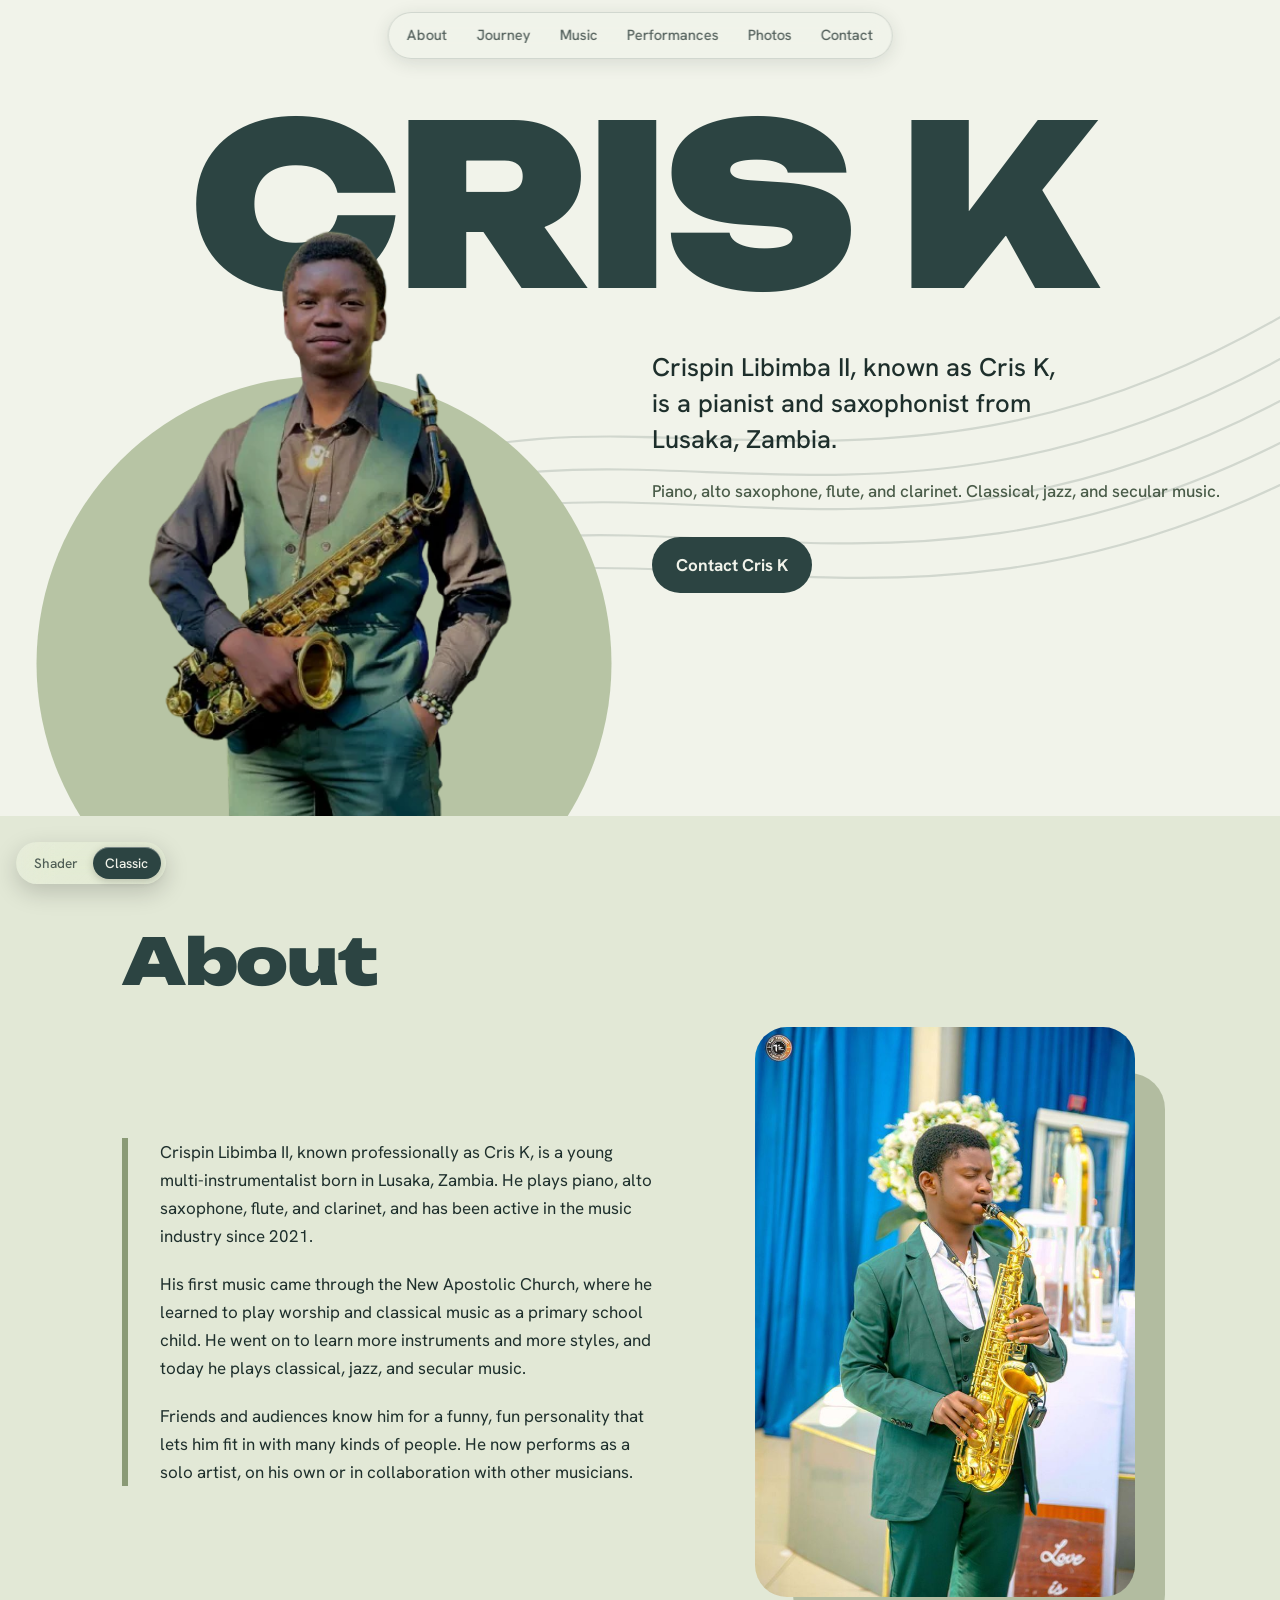
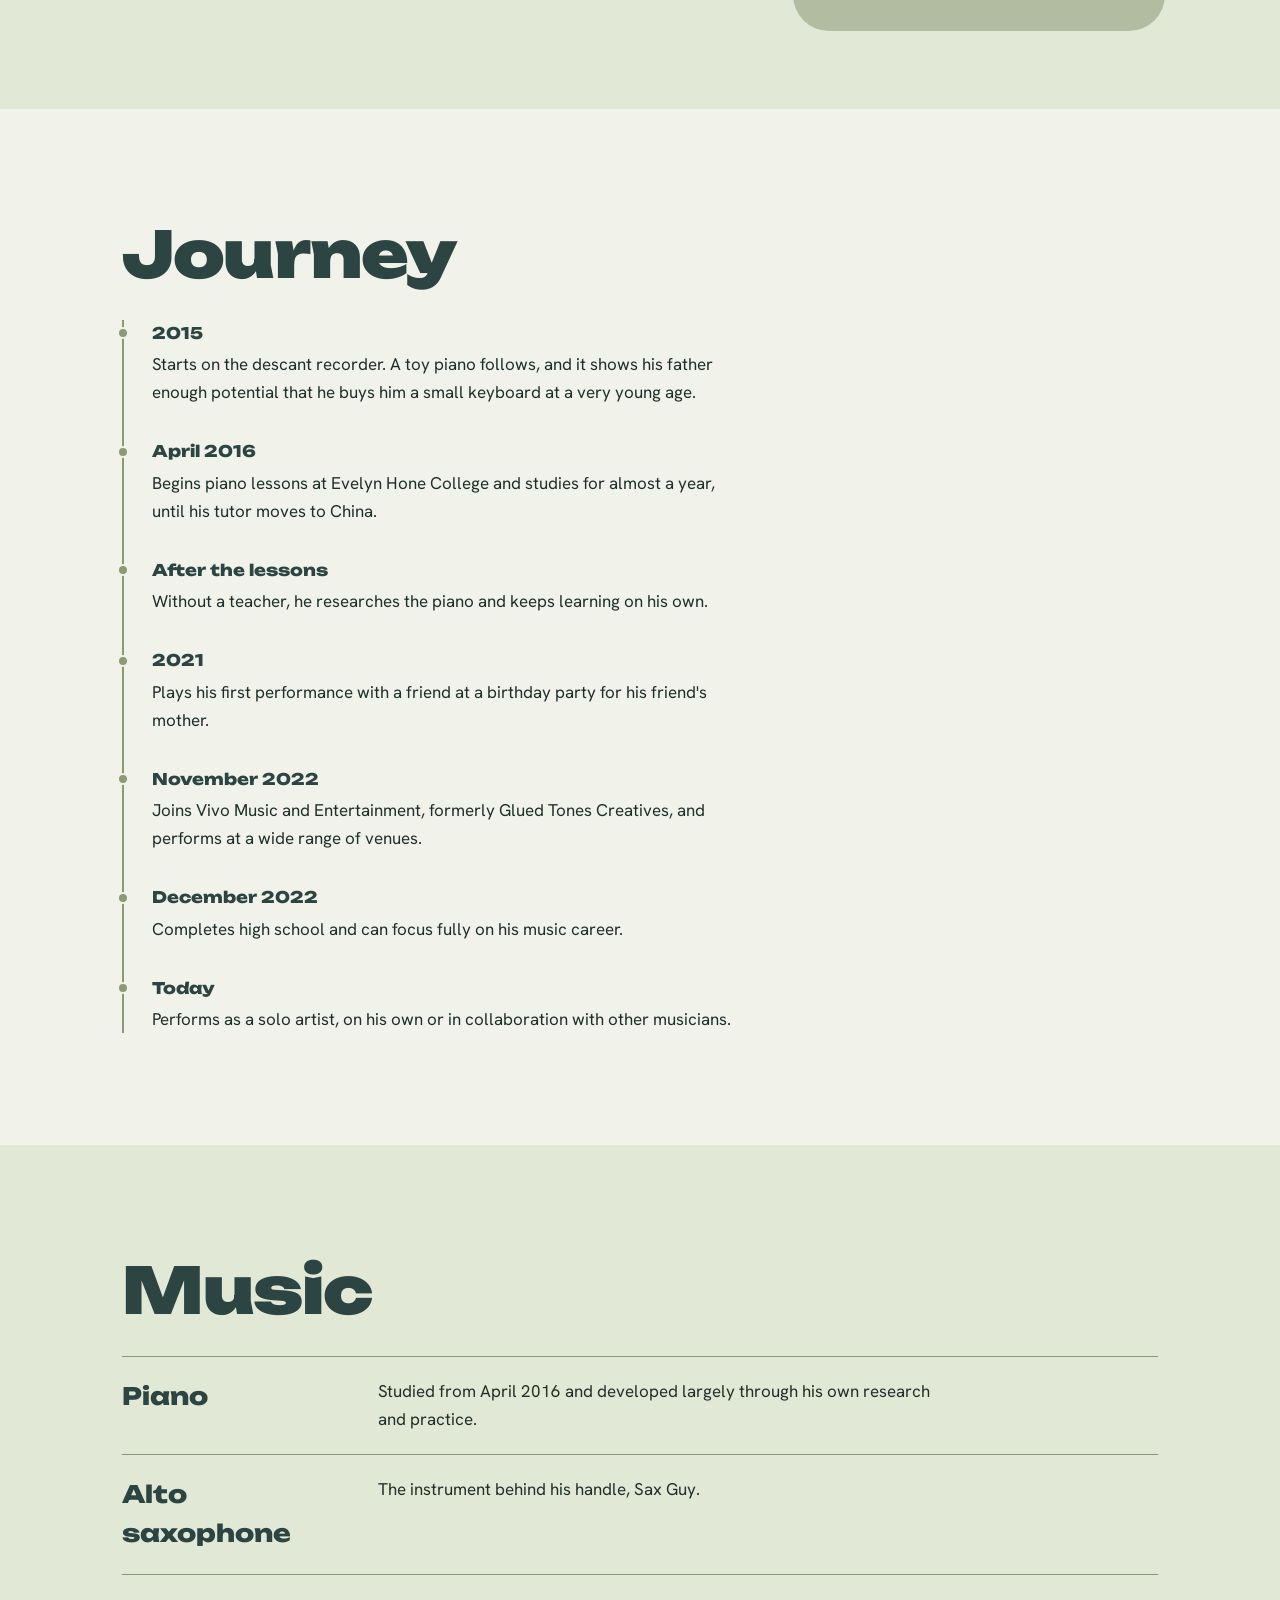
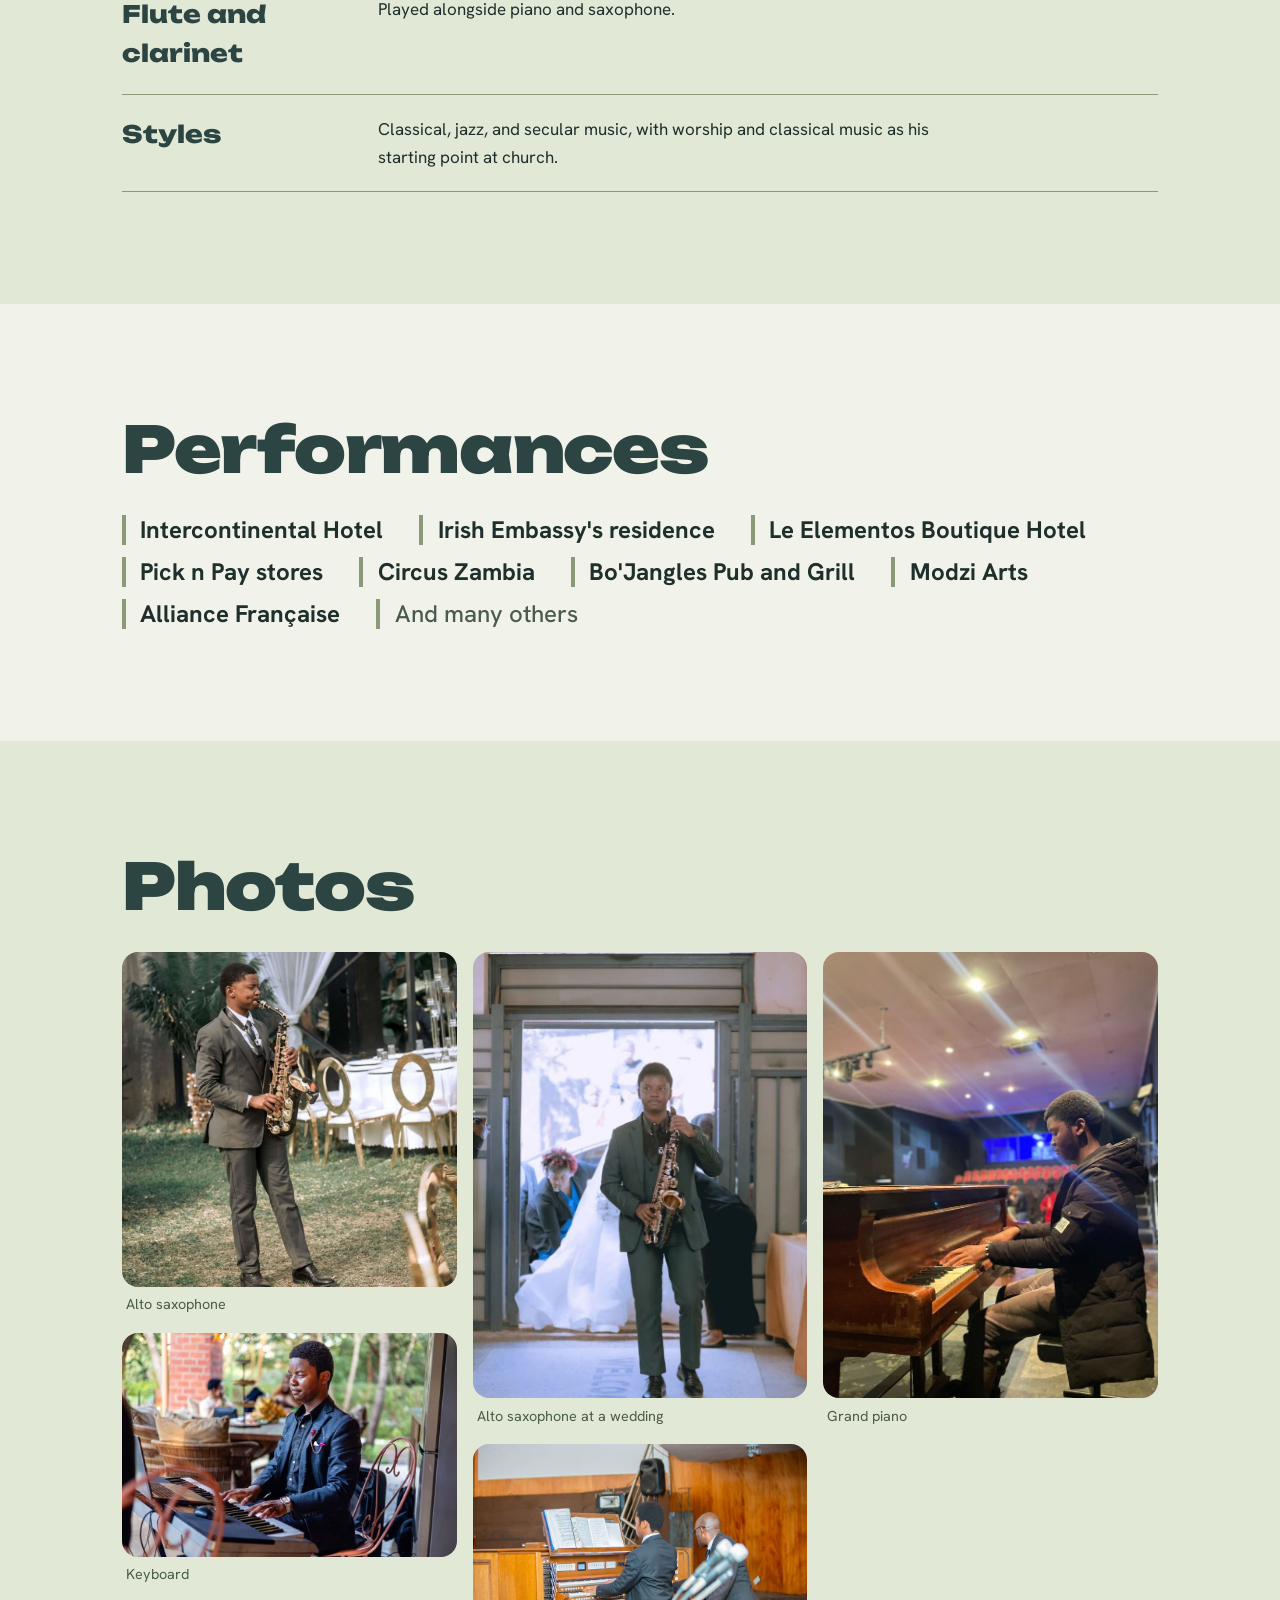
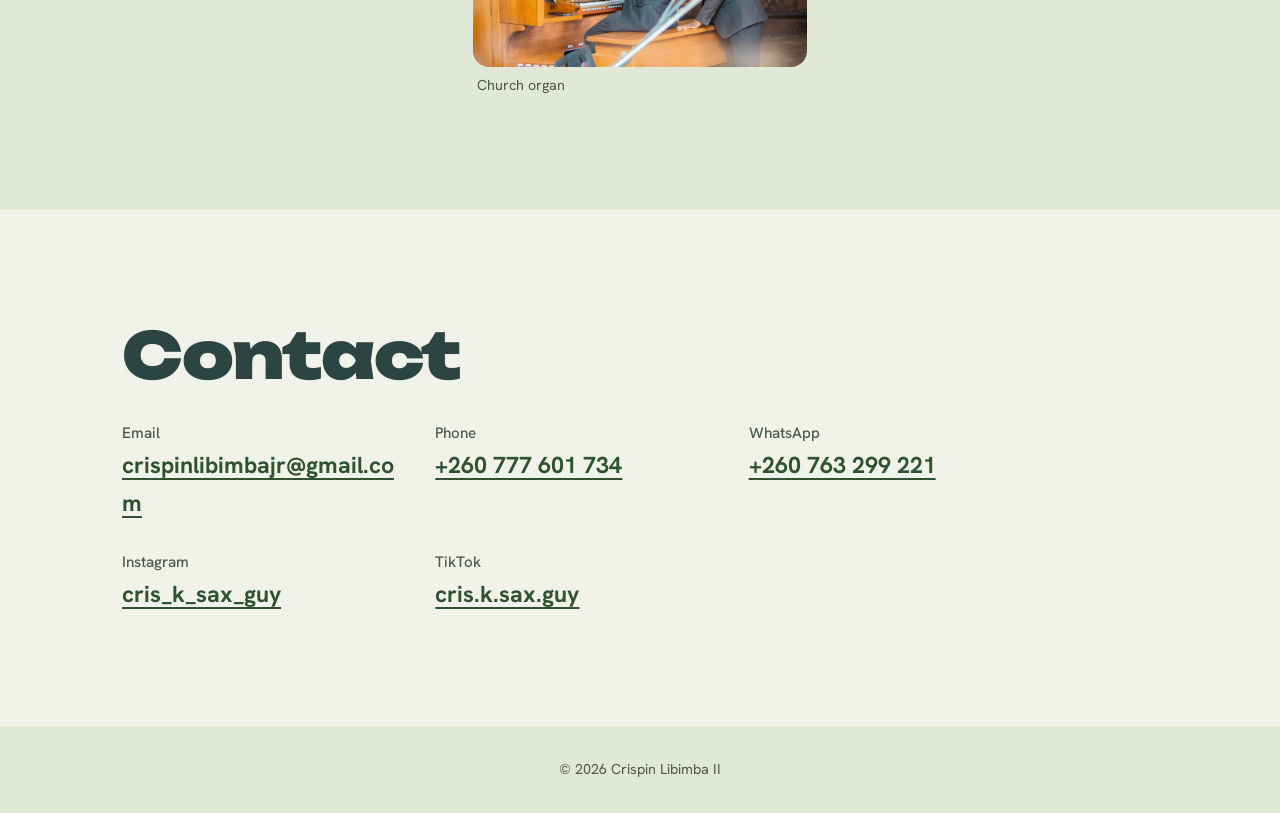
<file: index.html>
<!DOCTYPE html>
<html lang="en" data-bg="shader">
<head>
<meta charset="utf-8">
<meta name="viewport" content="width=device-width, initial-scale=1, viewport-fit=cover">
<title>Saxophonist in Lusaka, Zambia | Cris K Sax Guy, Pianist &amp; Alto Sax</title>
<meta name="description" content="Cris K (Crispin Libimba II) is a saxophonist and pianist in Lusaka, Zambia. Book the Sax Guy for weddings, hotels, embassies and events: alto sax, piano, flute and clarinet.">
<meta name="keywords" content="Crispin Libimba, Crispin Libimba II, saxophonist in Lusaka,Lusaka saxophonist, Zambia saxophonist, Cris K Sax Guy, alto saxophone, wedding saxophonist Zambia, pianist Lusaka">
<meta name="robots" content="index, follow, max-image-preview:large">
<link rel="canonical" href="https://www.crismusic.qd.je/">
<meta property="og:type" content="website">
<meta property="og:site_name" content="Cris K Sax Guy">
<meta property="og:title" content="Saxophonist in Lusaka, Zambia | Cris K Sax Guy">
<meta property="og:description" content="Saxophonist and pianist Cris K plays alto sax, piano, flute and clarinet at weddings, hotels and events in Lusaka, Zambia.">
<meta property="og:url" content="https://www.crismusic.qd.je/">
<meta property="og:image" content="https://www.crismusic.qd.je/images/sax-epk.jpg">
<meta name="twitter:card" content="summary_large_image">
<script type="application/ld+json">
{
  "@context": "https://schema.org",
  "@type": "Person",
  "name": "Crispin Libimba II",
  "alternateName": ["Cris K", "Cris K Sax Guy"],
  "jobTitle": "Saxophonist and pianist",
  "description": "Saxophonist and pianist in Lusaka, Zambia, playing alto saxophone, piano, flute and clarinet.",
  "url": "https://www.crismusic.qd.je/",
  "image": "https://www.crismusic.qd.je/images/sax-epk.jpg",
  "email": "mailto:crispinlibimbajr@gmail.com",
  "telephone": "+260777601734",
  "address": { "@type": "PostalAddress", "addressLocality": "Lusaka", "addressCountry": "ZM" },
  "sameAs": ["https://www.instagram.com/cris_k_sax_guy", "https://www.tiktok.com/@cris.k.sax.guy"]
}
</script>
<link rel="preconnect" href="https://fonts.googleapis.com">
<link rel="preconnect" href="https://fonts.gstatic.com" crossorigin>
<link rel="stylesheet" href="https://fonts.googleapis.com/css2?family=Unbounded:wght@800;900&family=Hanken+Grotesk:wght@400;500;700&display=swap">
<link rel="stylesheet" href="css/styles.css">
</head>
<body id="top">

<div id="shader-bg" aria-hidden="true"></div>

<div class="theme-tab" role="group" aria-label="Background theme">
  <button type="button" data-bg="shader" class="on" aria-pressed="true">Shader</button>
  <button type="button" data-bg="classic" aria-pressed="false">Classic</button>
</div>

<nav class="nav" aria-label="Sections">
  <span class="nav-pill" aria-hidden="true"></span>
  <a href="#about">About</a>
  <a href="#journey">Journey</a>
  <a href="#music">Music</a>
  <a href="#performances">Performances</a>
  <a href="#photos">Photos</a>
  <a href="#contact">Contact</a>
</nav>

<header class="hero">
  <svg class="staff" viewBox="0 0 900 600" preserveAspectRatio="none" aria-hidden="true">
    <path d="M0 300 C 250 200, 500 380, 900 120"/>
    <path d="M0 330 C 250 230, 500 410, 900 160"/>
    <path d="M0 360 C 250 260, 500 440, 900 200"/>
    <path d="M0 390 C 250 290, 500 470, 900 240"/>
    <path d="M0 420 C 250 320, 500 500, 900 280"/>
  </svg>

  <h1>CRIS K</h1>

  <div class="hero-grid">
    <div class="portrait">
      <img src="images/portrait.webp" width="433" height="577" alt="Cris K standing in a green vest and holding his alto saxophone">
    </div>
    <div class="hero-text">
      <p class="lede">Crispin Libimba II, known as Cris K, is a pianist and saxophonist from Lusaka, Zambia.</p>
      <p class="instruments">Piano, alto saxophone, flute, and clarinet. Classical, jazz, and secular music.</p>
      <a class="btn" href="#contact">Contact Cris K</a>
    </div>
  </div>
</header>

<main>
  <section id="about" class="alt">
    <div class="wrap">
      <h2>About</h2>
      <div class="about">
        <div class="about-text">
          <p>Crispin Libimba II, known professionally as Cris K, is a young multi-instrumentalist born in Lusaka, Zambia. He plays piano, alto saxophone, flute, and clarinet, and has been active in the music industry since 2021.</p>
          <p>His first music came through the New Apostolic Church, where he learned to play worship and classical music as a primary school child. He went on to learn more instruments and more styles, and today he plays classical, jazz, and secular music.</p>
          <p>Friends and audiences know him for a funny, fun personality that lets him fit in with many kinds of people. He now performs as a solo artist, on his own or in collaboration with other musicians.</p>
        </div>
        <figure class="frame">
          <img src="images/sax-epk.jpg" width="700" height="1050" alt="Cris K playing alto saxophone in a green suit, with blue curtains and flowers behind him" loading="lazy">
        </figure>
      </div>
    </div>
  </section>

  <section id="journey">
    <div class="wrap">
      <h2>Journey</h2>
      <ol class="timeline">
        <li>
          <span class="when">2015</span>
          <p>Starts on the descant recorder. A toy piano follows, and it shows his father enough potential that he buys him a small keyboard at a very young age.</p>
        </li>
        <li>
          <span class="when">April 2016</span>
          <p>Begins piano lessons at Evelyn Hone College and studies for almost a year, until his tutor moves to China.</p>
        </li>
        <li>
          <span class="when">After the lessons</span>
          <p>Without a teacher, he researches the piano and keeps learning on his own.</p>
        </li>
        <li>
          <span class="when">2021</span>
          <p>Plays his first performance with a friend at a birthday party for his friend's mother.</p>
        </li>
        <li>
          <span class="when">November 2022</span>
          <p>Joins Vivo Music and Entertainment, formerly Glued Tones Creatives, and performs at a wide range of venues.</p>
        </li>
        <li>
          <span class="when">December 2022</span>
          <p>Completes high school and can focus fully on his music career.</p>
        </li>
        <li>
          <span class="when">Today</span>
          <p>Performs as a solo artist, on his own or in collaboration with other musicians.</p>
        </li>
      </ol>
    </div>
  </section>

  <section id="music" class="alt">
    <div class="wrap">
      <h2>Music</h2>
      <dl class="rows">
        <div class="row"><dt>Piano</dt><dd>Studied from April 2016 and developed largely through his own research and practice.</dd></div>
        <div class="row"><dt>Alto saxophone</dt><dd>The instrument behind his handle, Sax Guy.</dd></div>
        <div class="row"><dt>Flute and clarinet</dt><dd>Played alongside piano and saxophone.</dd></div>
        <div class="row"><dt>Styles</dt><dd>Classical, jazz, and secular music, with worship and classical music as his starting point at church.</dd></div>
      </dl>
    </div>
  </section>

  <section id="performances">
    <div class="wrap">
      <h2>Performances</h2>
      <ul class="venues">
        <li>Intercontinental Hotel</li>
        <li>Irish Embassy's residence</li>
        <li>Le Elementos Boutique Hotel</li>
        <li>Pick n Pay stores</li>
        <li>Circus Zambia</li>
        <li>Bo'Jangles Pub and Grill</li>
        <li>Modzi Arts</li>
        <li>Alliance Française</li>
        <li class="more">And many others</li>
      </ul>
    </div>
  </section>

  <section id="photos" class="alt">
    <div class="wrap">
      <h2>Photos</h2>
      <div class="gallery">
        <figure><img src="images/sax-event.jpg" width="860" height="860" alt="Cris K playing alto saxophone outdoors at an event with white-draped tables and gold chairs" loading="lazy"><figcaption>Alto saxophone</figcaption></figure>
        <figure><img src="images/keys.jpg" width="900" height="601" alt="Cris K in a dark blazer playing a keyboard at an outdoor venue" loading="lazy"><figcaption>Keyboard</figcaption></figure>
        <figure><img src="images/sax-wedding.jpg" width="720" height="959" alt="Cris K walking in with his alto saxophone at a wedding" loading="lazy"><figcaption>Alto saxophone at a wedding</figcaption></figure>
        <figure><img src="images/organ.jpg" width="900" height="601" alt="Cris K playing a church organ" loading="lazy"><figcaption>Church organ</figcaption></figure>
        <figure><img src="images/piano.jpg" width="700" height="933" alt="Cris K playing a grand piano in a theatre" loading="lazy"><figcaption>Grand piano</figcaption></figure>
      </div>
    </div>
  </section>

  <section id="contact">
    <div class="wrap">
      <h2>Contact</h2>
      <dl class="contact-list">
        <div><dt>Email</dt><dd><a href="mailto:crispinlibimbajr@gmail.com">crispinlibimbajr@gmail.com</a></dd></div>
        <div><dt>Phone</dt><dd><a href="tel:+260777601734">+260 777 601 734</a></dd></div>
        <div><dt>WhatsApp</dt><dd><a href="https://wa.me/260763299221">+260 763 299 221</a></dd></div>
        <div><dt>Instagram</dt><dd><a href="https://www.instagram.com/cris_k_sax_guy">cris_k_sax_guy</a></dd></div>
        <div><dt>TikTok</dt><dd><a href="https://www.tiktok.com/@cris.k.sax.guy">cris.k.sax.guy</a></dd></div>
      </dl>
    </div>
  </section>
</main>

<footer class="foot alt">
  <p>&copy; 2026 Crispin Libimba II</p>
</footer>

<a class="to-top" href="#top" aria-label="Back to top">
  <svg viewBox="0 0 24 24" width="22" height="22" aria-hidden="true"><path d="M12 19V5M5 12l7-7 7 7" fill="none" stroke="currentColor" stroke-width="2.5" stroke-linecap="round" stroke-linejoin="round"/></svg>
</a>

<script>
  (function () {
    var btn = document.querySelector('.to-top');
    var navEl = document.querySelector('.nav');
    function toggle() {
      btn.classList.toggle('show', window.scrollY > 600);
      navEl.classList.toggle('scrolled', window.scrollY > 10);
    }
    window.addEventListener('scroll', toggle, { passive: true });
    toggle();

    var nav = document.querySelector('.nav');
    var pill = nav.querySelector('.nav-pill');
    var links = Array.prototype.slice.call(nav.querySelectorAll('a'));
    var sections = links.map(function (a) { return document.querySelector(a.getAttribute('href')); });
    var current = -2;

    function place(i) {
      if (i < 0) { pill.style.opacity = 0; return; }
      var a = links[i];
      pill.style.width = a.offsetWidth + 'px';
      pill.style.transform = 'translateX(' + a.offsetLeft + 'px)';
      pill.style.opacity = 1;
      var target = a.offsetLeft - (nav.clientWidth - a.offsetWidth) / 2;
      if (nav.scrollWidth > nav.clientWidth) nav.scrollTo({ left: target, behavior: 'smooth' });
    }
    function spy() {
      var idx = -1, line = window.innerHeight * 0.35;
      sections.forEach(function (s, i) { if (s.getBoundingClientRect().top <= line) idx = i; });
      if (window.innerHeight + window.scrollY >= document.documentElement.scrollHeight - 4) idx = sections.length - 1;
      if (idx === current) return;
      current = idx;
      nav.classList.toggle('single', idx >= 0);
      links.forEach(function (a, i) {
        a.classList.toggle('active', i === idx);
        if (i === idx) a.setAttribute('aria-current', 'true'); else a.removeAttribute('aria-current');
      });
      place(idx);
    }
    function refresh() { var c = current; current = -2; spy(); if (current === -2) current = c; }
    window.addEventListener('scroll', spy, { passive: true });
    window.addEventListener('resize', refresh);
    window.addEventListener('load', refresh);
    if (document.fonts && document.fonts.ready) document.fonts.ready.then(refresh);
    spy();
  })();
</script>
<script type="module" src="js/theme.js"></script>

</body>
</html>
</file>
<file: css/styles.css>
:root {
  --bg: #F1F3EA;
  --bg2: #E2E8D6;
  --ink: #1E2F2C;
  --muted: #4A5C49;
  --sage: #8A9A76;
  --display: #2C4442;
  --link: #2F5230;
  --staff: rgba(44, 68, 66, .16);
  --circle: #B7C4A4;
  --btn-bg: #2C4442;
  --btn-ink: #F1F3EA;
  --font-display: "Unbounded", "Arial Black", "Helvetica Neue", Arial, sans-serif;
  --font-body: "Hanken Grotesk", system-ui, -apple-system, "Segoe UI", Roboto, sans-serif;

  box-sizing: border-box;
  padding-top: env(safe-area-inset-top, 0px);
  padding-bottom: env(safe-area-inset-bottom, 0px);
}
@media (prefers-color-scheme: dark) {
  :root:not([data-theme="light"]) {
    --bg: #1D2C2A;
    --bg2: #263A38;
    --ink: #E4EADB;
    --muted: #A8B79C;
    --display: #8A9A76;
    --link: #B4C59E;
    --staff: rgba(200, 215, 190, .12);
    --circle: rgba(138, 154, 118, .42);
    --btn-bg: #8A9A76;
    --btn-ink: #16211F;
  }
}
:root[data-theme="dark"] {
  --bg: #1D2C2A;
  --bg2: #263A38;
  --ink: #E4EADB;
  --muted: #A8B79C;
  --display: #8A9A76;
  --link: #B4C59E;
  --staff: rgba(200, 215, 190, .12);
  --circle: rgba(138, 154, 118, .42);
  --btn-bg: #8A9A76;
  --btn-ink: #16211F;
}

*, *::before, *::after { box-sizing: inherit; }
/* Scrollbar follows the active theme (classic light/dark, or shader) */
:root { --sb-track: var(--bg2); --sb-thumb: var(--sage); }
html { scrollbar-width: thin; scrollbar-color: var(--sb-thumb) var(--sb-track); color-scheme: light; }
@media (prefers-color-scheme: dark) { :root:not([data-theme="light"]) { color-scheme: dark; } }
:root[data-theme="dark"], :root[data-bg="shader"] { color-scheme: dark; }
html { scroll-padding-top: 3.5rem; -webkit-text-size-adjust: 100%; }
@media (prefers-reduced-motion: no-preference) { html { scroll-behavior: smooth; } }
body {
  margin: 0;
  background: var(--bg);
  color: var(--ink);
  font-family: var(--font-body);
  font-size: 1.0625rem;
  line-height: 1.65;
}
img { display: block; max-width: 100%; height: auto; }
a { color: var(--link); text-underline-offset: .2em; }
a:focus-visible, .btn:focus-visible { outline: 3px solid var(--sage); outline-offset: 3px; border-radius: 4px; }

h1, h2, h3 { font-family: var(--font-display); font-weight: 900; margin: 0; line-height: 1.05; }
h2 { font-size: clamp(2rem, 6.5vw, 4rem); letter-spacing: -.02em; color: var(--display); margin-bottom: 2rem; }

.wrap { max-width: 1100px; margin: 0 auto; padding: clamp(3.5rem, 9vw, 7rem) clamp(1rem, 4vw, 2rem); }
.alt { background: var(--bg2); }

/* Hero */
.hero { position: relative; overflow: hidden; isolation: isolate; padding: 4.5rem clamp(1rem, 4vw, 3rem) 0; }
.staff { position: absolute; inset: 18% -5% 0 30%; width: 75%; height: 80%; z-index: -1; }
.staff path { fill: none; stroke: var(--staff); stroke-width: 2; }
.nav {
  position: fixed; z-index: 20; top: max(.75rem, env(safe-area-inset-top, 0px)); left: 50%; transform: translateX(-50%);
  display: flex; gap: .125rem; padding: .3rem; max-width: calc(100vw - 1.5rem);
  overflow-x: auto; scrollbar-width: none;
  border-radius: 999px; border: 1px solid var(--staff);
  background: var(--bg); background: color-mix(in srgb, var(--bg) 80%, transparent);
  -webkit-backdrop-filter: blur(10px); backdrop-filter: blur(10px);
  box-shadow: 0 4px 18px rgba(30, 47, 44, .12);
  font-weight: 500; font-size: .92rem;
}
.nav { transition: background-color .4s ease, border-color .4s ease, box-shadow .4s ease, backdrop-filter .4s ease, -webkit-backdrop-filter .4s ease; }
.nav.scrolled {
  background: transparent; border-color: transparent; box-shadow: none;
  -webkit-backdrop-filter: none; backdrop-filter: none;
}
/* Scrolled inside a section: show only that section's label, crossfading to the next */
.nav.scrolled.single { gap: 0; }
.nav.scrolled.single .nav-pill { opacity: 0 !important; }
.nav.scrolled.single a {
  max-width: 14rem; overflow: hidden;
  transition: max-width .5s cubic-bezier(.4, 0, .2, 1), padding .5s cubic-bezier(.4, 0, .2, 1), opacity .45s ease, color .35s ease;
}
.nav.scrolled.single a:not(.active) { max-width: 0; padding-inline: 0; opacity: 0; pointer-events: none; }
.nav.scrolled.single a.active { color: var(--display); font-weight: 700; text-shadow: 0 0 14px var(--bg), 0 0 4px var(--bg); }
.nav::-webkit-scrollbar { display: none; }
.nav a {
  position: relative; z-index: 1; flex: none; white-space: nowrap;
  color: var(--ink); text-decoration: none; padding: .35rem .85rem; border-radius: 999px;
  transition: color .35s ease, opacity .35s ease;
}
.nav a:not(.active) { opacity: .75; }
.nav a:hover { opacity: 1; }
.nav a.active { color: var(--btn-ink); opacity: 1; }
.nav a:focus-visible { outline-offset: 0; }
.nav-pill {
  position: absolute; z-index: 0; top: .3rem; bottom: .3rem; left: 0; width: 0;
  border-radius: 999px; background: var(--btn-bg); opacity: 0;
  transition: transform .5s cubic-bezier(.4, 0, .2, 1), width .5s cubic-bezier(.4, 0, .2, 1), opacity .4s ease;
}
@media (prefers-reduced-motion: reduce) { .nav a, .nav-pill { transition: none; } }
@media (max-width: 480px) { .nav { font-size: .85rem; } .nav a { padding: .35rem .65rem; } }
.hero h1 {
  position: relative; z-index: 1;
  max-width: 1200px; margin: clamp(.5rem, 3vw, 2rem) auto 0;
  font-size: clamp(3.4rem, 17.5vw, 14.5rem);
  letter-spacing: -.03em; line-height: .9;
  color: var(--display); text-align: center;
}
.hero-grid {
  position: relative; z-index: 2;
  display: grid; grid-template-columns: minmax(0, 1fr) minmax(0, 1.05fr);
  gap: clamp(1rem, 4vw, 4rem); align-items: center;
  max-width: 1200px; margin: calc(-1 * clamp(1.5rem, 8vw, 7rem)) auto 0;
}
.portrait { position: relative; align-self: end; width: 100%; max-width: 460px; margin-inline: auto; }
.portrait::before {
  content: ""; position: absolute; z-index: -1;
  left: 50%; bottom: -22%; width: 125%; aspect-ratio: 1;
  transform: translateX(-50%); border-radius: 50%; background: var(--circle);
}
.portrait img { position: relative; width: 100%; }
@media (prefers-reduced-motion: no-preference) {
  .portrait img { animation: rise 1s cubic-bezier(.2, .7, .2, 1) both; }
  @keyframes rise { from { opacity: 0; transform: translateY(28px); } }
}
.hero-text { padding-bottom: clamp(2rem, 6vw, 5rem); }
.lede { font-size: clamp(1.2rem, 2.4vw, 1.6rem); line-height: 1.4; font-weight: 500; margin: 0 0 1.25rem; max-width: 30ch; }
.instruments { margin: 0 0 2rem; color: var(--muted); font-weight: 500; }
.btn {
  display: inline-block; padding: .85rem 1.5rem; border-radius: 999px;
  background: var(--btn-bg); color: var(--btn-ink); font-weight: 700; text-decoration: none;
}
.btn:hover { filter: brightness(1.08); }

/* About */
.about { display: grid; grid-template-columns: minmax(0, 1.25fr) minmax(0, 1fr); gap: clamp(2rem, 6vw, 5rem); align-items: center; }
.about-text { border-left: 6px solid var(--sage); padding-left: clamp(1rem, 3vw, 2rem); max-width: 60ch; }
.about-text p { margin: 0 0 1.25rem; }
.about-text p:last-child { margin-bottom: 0; }
.frame { position: relative; max-width: 380px; margin-inline: auto; }
.frame::before {
  content: ""; position: absolute; inset: 8% -8% -6% 10%; z-index: 0;
  background: var(--sage); opacity: .55; border-radius: 2.25rem;
}
.frame img { position: relative; z-index: 1; border-radius: 2rem; width: 100%; }

/* Journey */
.timeline { list-style: none; margin: 0; padding: 0 0 0 1.75rem; max-width: 46rem; border-left: 2px solid var(--sage); }
.timeline li { position: relative; padding-bottom: 2rem; }
.timeline li:last-child { padding-bottom: 0; }
.timeline li::before {
  content: ""; position: absolute; left: calc(-1.75rem - 7px); top: .45rem;
  width: 12px; height: 12px; border-radius: 50%; background: var(--sage); border: 2px solid var(--bg);
}
.when { display: block; font-family: var(--font-display); font-weight: 800; font-size: 1rem; color: var(--display); margin-bottom: .25rem; }
.timeline p { margin: 0; max-width: 58ch; }

/* Music */
.rows { margin: 0; }
.row { display: grid; grid-template-columns: minmax(0, 14rem) minmax(0, 1fr); gap: .5rem 2rem; padding: 1.25rem 0; border-top: 1px solid var(--sage); }
.row:last-child { border-bottom: 1px solid var(--sage); }
.row dt { font-family: var(--font-display); font-weight: 800; font-size: clamp(1.15rem, 2.6vw, 1.5rem); color: var(--display); }
.row dd { margin: 0; max-width: 56ch; }

/* Venues */
.venues { list-style: none; margin: 0; padding: 0; display: flex; flex-wrap: wrap; gap: .75rem 2.25rem; }
.venues li { font-weight: 700; font-size: clamp(1.1rem, 2.4vw, 1.5rem); line-height: 1.25; padding-left: .9rem; border-left: 4px solid var(--sage); }
.venues li.more { font-weight: 500; color: var(--muted); }

/* Gallery */
.gallery { columns: 3 260px; column-gap: 1rem; }
.gallery figure { margin: 0 0 1rem; break-inside: avoid; }
.gallery img { width: 100%; border-radius: 1rem; }
.gallery figcaption { font-size: .9rem; color: var(--muted); padding: .4rem .25rem 0; }

/* Contact */
.contact-list { margin: 0; display: grid; grid-template-columns: repeat(auto-fit, minmax(260px, 1fr)); gap: 1.75rem 2.5rem; max-width: 900px; }
.contact-list dt { color: var(--muted); font-size: .95rem; font-weight: 500; }
.contact-list dd { margin: 0; font-size: clamp(1.1rem, 2.6vw, 1.45rem); font-weight: 700; overflow-wrap: anywhere; }

.foot { padding: 2rem clamp(1rem, 4vw, 2rem); text-align: center; color: var(--muted); font-size: .9rem; }
.foot p { margin: 0; }

@media (max-width: 760px) {
  .hero-grid { grid-template-columns: 1fr; margin-top: calc(-1 * clamp(1rem, 6vw, 3rem)); }
  .hero-text { order: 2; text-align: left; }
  .portrait { max-width: 320px; }
  .about { grid-template-columns: 1fr; }
  .row { grid-template-columns: 1fr; }
}

.about .frame { margin-block: 0; }

/* Background theme tab */
.theme-tab {
  position: fixed; z-index: 20; left: max(1rem, env(safe-area-inset-left, 0px)); bottom: max(1rem, env(safe-area-inset-bottom, 0px));
  display: flex; gap: .125rem; padding: .25rem; border-radius: 999px;
  border: 1px solid transparent;
  background: linear-gradient(135deg, rgba(255, 255, 255, .18), rgba(255, 255, 255, .05));
  -webkit-backdrop-filter: blur(16px) saturate(1.6); backdrop-filter: blur(16px) saturate(1.6);
  box-shadow: 0 8px 24px rgba(0, 0, 0, .18);
  font-size: .85rem; font-weight: 500;
}
.theme-tab button {
  font: inherit; color: var(--ink); background: none; border: 0; cursor: pointer;
  padding: .3rem .8rem; border-radius: 999px; opacity: .75;
  transition: background-color .35s ease, color .35s ease, opacity .35s ease;
}
.theme-tab button:hover { opacity: 1; }
.theme-tab button.on {
  background: var(--btn-bg); color: var(--btn-ink); opacity: 1;
  box-shadow: inset 0 1px 0 rgba(255, 255, 255, .35), 0 2px 8px rgba(0, 0, 0, .2);
}
.theme-tab button:focus-visible { outline: 3px solid var(--sage); outline-offset: 2px; }

/* Shader theme: animated gradient behind a dark palette */
#shader-bg { position: fixed; inset: 0; z-index: -1; pointer-events: none; opacity: 0; transition: opacity .8s ease; }
:root[data-bg="shader"] { background: #000; }
:root[data-bg="shader"] #shader-bg { opacity: 1; }
:root[data-bg="shader"] {
  --bg: #0d0d14; --bg2: rgba(0, 0, 0, .35);
  --ink: #ECEAF5; --muted: #B4B2CC; --sage: #8d7dca; --display: #C9BFF0; --link: #C9BFF0;
  --staff: rgba(200, 190, 240, .18); --circle: rgba(141, 125, 202, .35);
  --btn-bg: #8d7dca; --btn-ink: #0d0d14;
}
:root[data-bg="shader"] { --sb-track: #0d0d14; --sb-thumb: #8d7dca; }
:root[data-bg="shader"] body { background: transparent; }
:root[data-bg="shader"] .nav { box-shadow: none; }
@media (prefers-reduced-motion: reduce) { #shader-bg, .theme-tab button { transition: none; } }
@media (max-width: 480px) { .theme-tab { font-size: .8rem; } }

/* Back to top */
.to-top {
  position: fixed; z-index: 10;
  right: max(1rem, env(safe-area-inset-right, 0px)); bottom: max(1rem, env(safe-area-inset-bottom, 0px));
  display: grid; place-items: center; width: 3rem; height: 3rem; border-radius: 50%;
  background: var(--btn-bg); color: var(--btn-ink);
  box-shadow: 0 0 0 5px var(--circle);
  opacity: 0; visibility: hidden; transform: translateY(12px);
  transition: opacity .25s, transform .25s, visibility .25s;
}
.to-top.show { opacity: 1; visibility: visible; transform: none; }
.to-top:hover { filter: brightness(1.08); }
.to-top:focus-visible { outline: 3px solid var(--sage); outline-offset: 6px; border-radius: 50%; }
@media (prefers-reduced-motion: reduce) { .to-top { transition: none; } }
</file>
